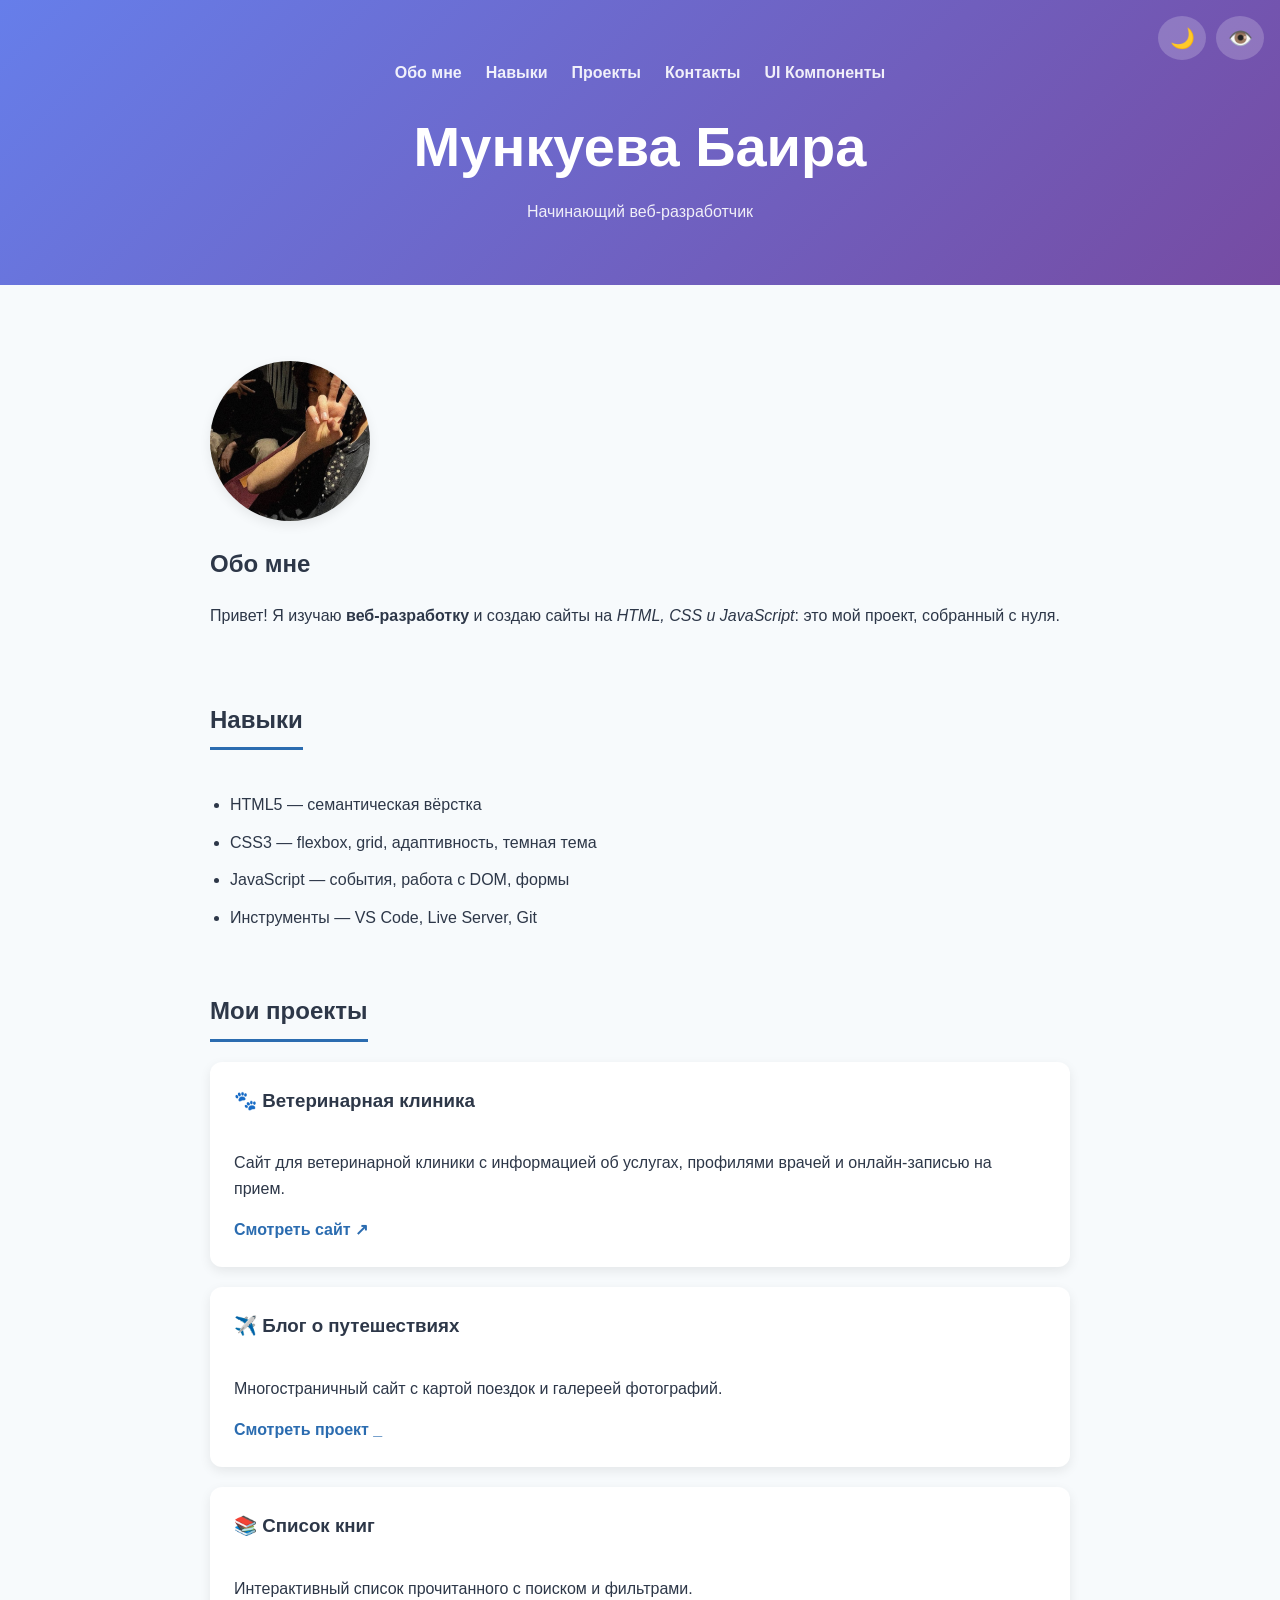
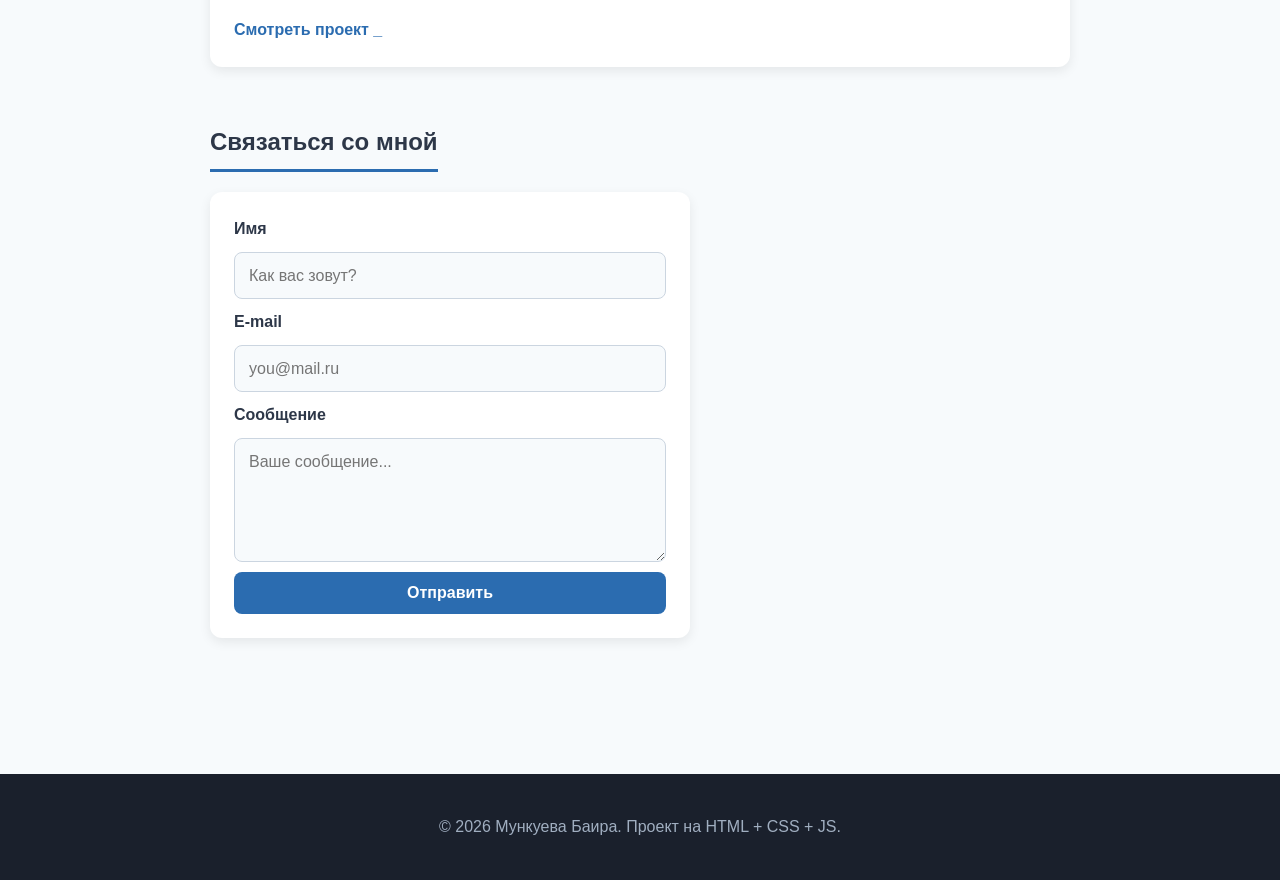
<file: index.html>
<!DOCTYPE html>
<html lang="ru">
<head>
  <meta charset="UTF-8">
  <meta name="viewport" content="width=device-width, initial-scale=1.0">
  <meta name="description" content="Портфолио начинающего веб-разработчика">
  <title>Мункуева Баира — веб-разработчик</title>
  <link rel="stylesheet" href="css/style.css">
</head>
<body>
  <!-- ШАПКА -->
  <header>
    <div class="header-controls">
      <button id="theme-toggle" title="Сменить тему">🌙</button>
      <button id="accessibility-toggle" title="Настройки для слабовидящих">👁️</button>
    </div>
    
    <button class="menu-toggle" aria-expanded="false" aria-controls="site-nav" aria-label="Открыть меню">
      <span class="menu-toggle__icon"></span>
    </button>

    <nav class="site-nav" id="site-nav">
      <a href="#about">Обо мне</a>
      <a href="#skills">Навыки</a>
      <a href="#projects">Проекты</a>
      <a href="#contacts">Контакты</a>
      <a href="components.html">UI Компоненты</a>
    </nav>

    <h1>Мункуева Баира</h1>
    <p>Начинающий веб-разработчик</p>
  </header>

  <main>
    <!-- ОБО МНЕ -->
    <section id="about">
      <img src="img/bbbbb.png" alt="Фото Баиры" width="160" height="160">
      <div>
        <h2>Обо мне</h2>
        <p>Привет! Я изучаю <strong>веб-разработку</strong> и создаю сайты на <em>HTML, CSS и JavaScript</em>: это мой проект, собранный с нуля.</p>
      </div>
    </section>

    <!-- НАВЫКИ -->
    <section id="skills">
      <h2>Навыки</h2>
      <ul>
        <li>HTML5 — семантическая вёрстка</li>
        <li>CSS3 — flexbox, grid, адаптивность, темная тема</li>
        <li>JavaScript — события, работа с DOM, формы</li>
        <li>Инструменты — VS Code, Live Server, Git</li>
      </ul>
    </section>

    <!-- ПРОЕКТЫ (БЕЗ КНОПОК "НАПИСАТЬ МНЕ") -->
    <section id="projects">
      <h2>Мои проекты</h2>
      
      <article>
        <h3>🐾 Ветеринарная клиника</h3>
        <p>Сайт для ветеринарной клиники с информацией об услугах, профилями врачей и онлайн-записью на прием.</p>
        <a href="https://munkuevabaira.github.io/veterinarnaya-clinica/" target="_blank" rel="noopener noreferrer">Смотреть сайт ↗</a>
      </article>

      <article>
        <h3>✈️ Блог о путешествиях</h3>
        <p>Многостраничный сайт с картой поездок и галереей фотографий.</p>
        <a href="#">Смотреть проект _</a>
      </article>

      <article>
        <h3>📚 Список книг</h3>
        <p>Интерактивный список прочитанного с поиском и фильтрами.</p>
        <a href="#">Смотреть проект _</a>
      </article>
    </section>

    <!-- КОНТАКТЫ -->
    <section id="contacts">
      <h2>Связаться со мной</h2>
      <form id="contact-form" action="https://formspree.io/f/ТВОЙ_КОД" method="POST" novalidate>
        <label for="name">Имя</label>
        <input type="text" id="name" name="name" placeholder="Как вас зовут?" required>
        <label for="email">E-mail</label>
        <input type="email" name="email" placeholder="you@mail.ru" required>
        <label for="msg">Сообщение</label>
        <textarea id="msg" name="message" rows="4" placeholder="Ваше сообщение..." required></textarea>
        <button type="submit">Отправить</button>
      </form>
      <p id="form-status" style="margin-top: 15px; font-weight: bold;"></p>
    </section>
  </main>

  <!-- ПОДВАЛ -->
  <footer>
    <p>© <span id="year">2026</span> Мункуева Баира. Проект на HTML + CSS + JS.</p>
  </footer>

  <button id="to-top" title="Наверх">↑</button>

  <!-- ПАНЕЛЬ ДЛЯ СЛАБОВИДЯЩИХ (ТВОЯ СТАРАЯ) -->
  <div id="accessibility-panel" class="acc-panel" aria-hidden="true">
    <div class="acc-header">
      <h3>Настройки сайта</h3>
      <button id="acc-close" title="Закрыть">✖</button>
    </div>
    <div class="acc-content">
      <div class="acc-group">
        <span>Размер шрифта:</span>
        <div class="acc-buttons">
          <button id="acc-font-down" title="Уменьшить шрифт">A-</button>
          <button id="acc-font-reset" title="Обычный шрифт">A</button>
          <button id="acc-font-up" title="Увеличить шрифт">A+</button>
        </div>
      </div>
      <div class="acc-group">
        <span>Цветовая схема:</span>
        <div class="acc-themes">
          <button class="acc-color-btn" data-theme="default" title="Обычная" style="background:#fff; color:#000;">Аа</button>
          <button class="acc-color-btn" data-theme="bw" title="Черно-белая" style="background:#fff; color:#000; border: 1px solid #000;">Аа</button>
          <button class="acc-color-btn" data-theme="wb" title="Бело-черная" style="background:#000; color:#fff;">Аа</button>
          <button class="acc-color-btn" data-theme="bb" title="Синий на голубом" style="background:#99ccff; color:#000080;">Аа</button>
        </div>
      </div>
      <div class="acc-group">
        <label class="acc-checkbox">
          <input type="checkbox" id="acc-images"> Отключить изображения
        </label>
      </div>
      <div class="acc-group">
        <label class="acc-checkbox">
          <input type="checkbox" id="acc-speech"> Озвучивать текст при наведении
        </label>
      </div>
      <button id="acc-reset-all" class="acc-reset-btn">Сбросить всё</button>
    </div>
  </div>

  <script src="js/script.js" defer></script>
</body>
</html>
</file>
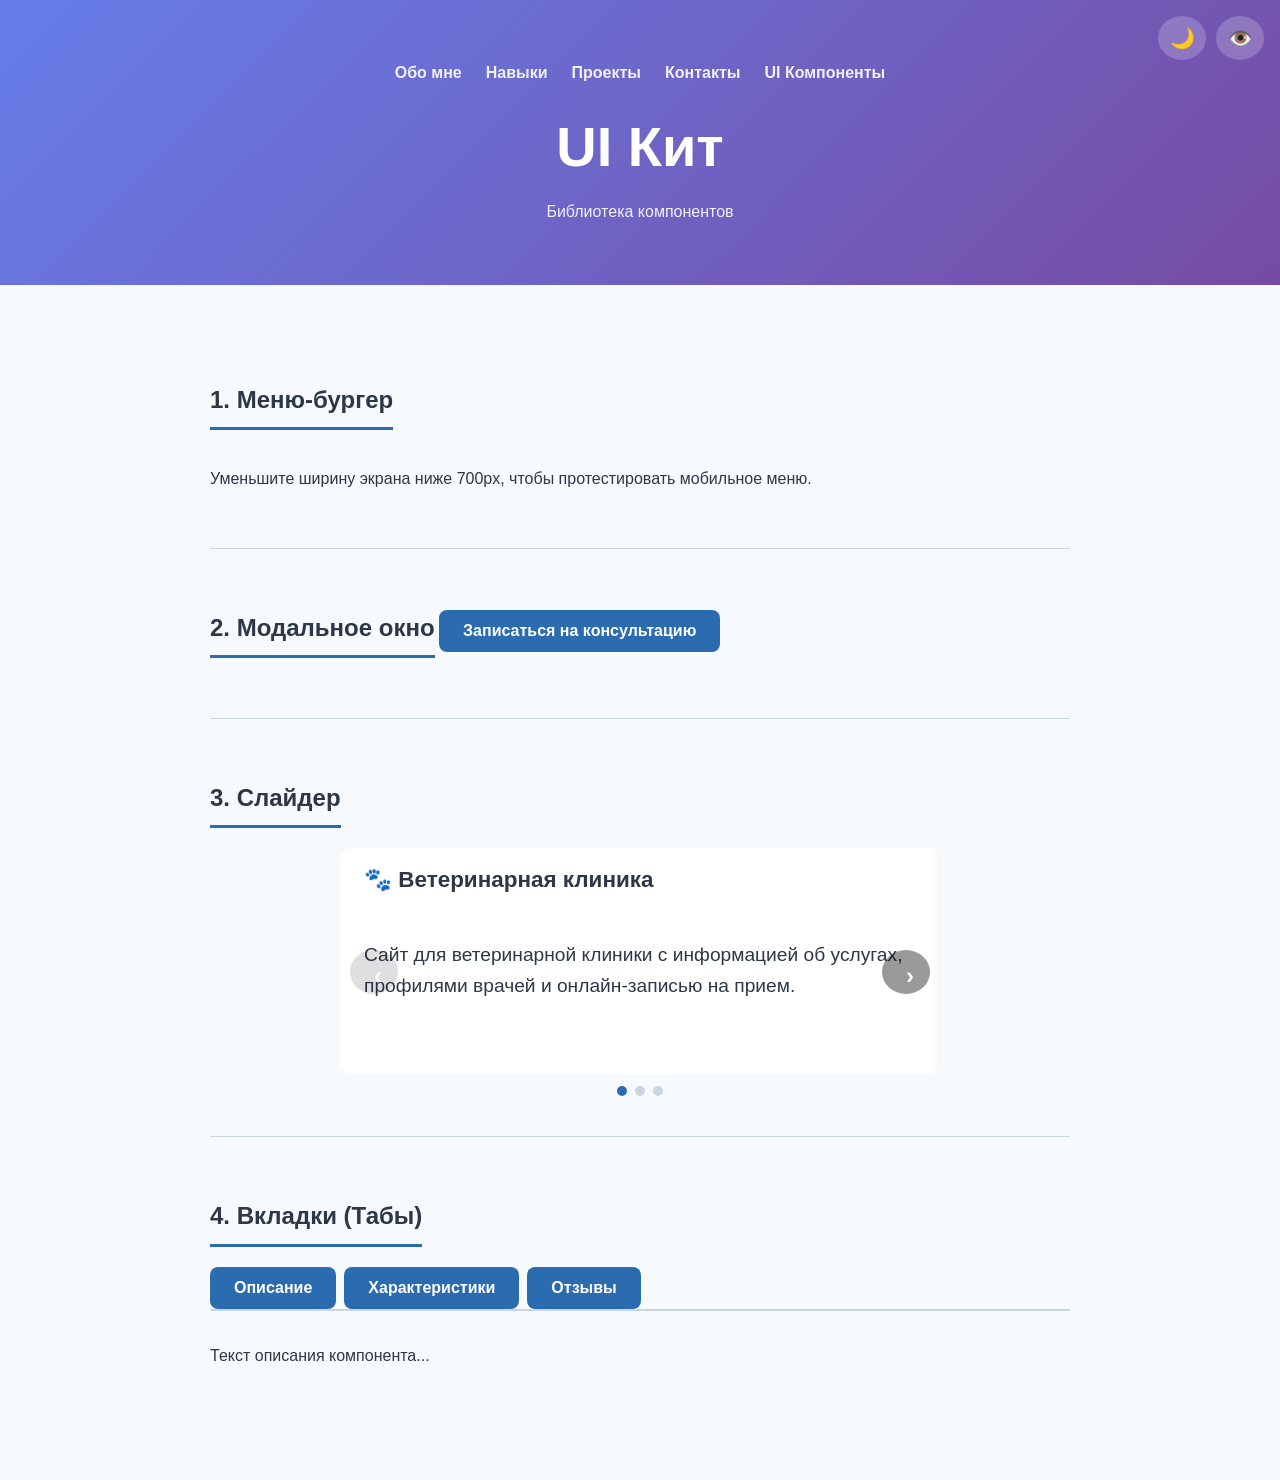
<file: components.html>
<!DOCTYPE html>
<html lang="ru">
<head>
  <meta charset="UTF-8">
  <meta name="viewport" content="width=device-width, initial-scale=1.0">
  <title>UI Компоненты</title>
  <link rel="stylesheet" href="css/style.css">
</head>
<body>
  <header>
    <div class="header-controls">
      <button id="theme-toggle" title="Сменить тему">🌙</button>
      <button id="accessibility-toggle" title="Настройки для слабовидящих">👁️</button>
    </div>
    
    <button class="menu-toggle" aria-expanded="false" aria-controls="site-nav" aria-label="Открыть меню">
      <span class="menu-toggle__icon"></span>
    </button>

    <nav class="site-nav" id="site-nav">
      <a href="index.html">Обо мне</a>
      <a href="index.html#skills">Навыки</a>
      <a href="index.html#projects">Проекты</a>
      <a href="index.html#contacts">Контакты</a>
      <a href="components.html">UI Компоненты</a>
    </nav>

    <h1>UI Кит</h1>
    <p>Библиотека компонентов</p>
  </header>

  <main style="max-width: 900px; margin: 0 auto; padding: 40px 20px;">
    <!-- 1. Меню-бургер -->
    <section style="margin-bottom: 60px; border-bottom: 1px solid var(--color-border); padding-bottom: 40px;">
      <h2>1. Меню-бургер</h2>
      <p>Уменьшите ширину экрана ниже 700px, чтобы протестировать мобильное меню.</p>
    </section>

    <!-- 2. Модальное окно -->
    <section style="margin-bottom: 60px; border-bottom: 1px solid var(--color-border); padding-bottom: 40px;">
      <h2>2. Модальное окно</h2>
      <button class="btn" data-open-modal="#modal-contact">Записаться на консультацию</button>
    </section>

    <!-- 3. Слайдер -->
    <section style="margin-bottom: 60px; border-bottom: 1px solid var(--color-border); padding-bottom: 40px;">
      <h2>3. Слайдер</h2>
      <div class="slider">
        <div class="slider__viewport">
          <div class="slider__track">
            <div class="slider__slide">
              <article style="width: 100%; height: 100%; border: none; box-shadow: none; background: transparent;">
                <h3>🐾 Ветеринарная клиника</h3>
                <p>Сайт для ветеринарной клиники с информацией об услугах, профилями врачей и онлайн-записью на прием.</p>
              </article>
            </div>
            <div class="slider__slide">
              <article style="width: 100%; height: 100%; border: none; box-shadow: none; background: transparent;">
                <h3>✈️ Блог о путешествиях</h3>
                <p>Многостраничный сайт с картой поездок и галереей фотографий.</p>
              </article>
            </div>
            <div class="slider__slide">
              <article style="width: 100%; height: 100%; border: none; box-shadow: none; background: transparent;">
                <h3>📚 Список книг</h3>
                <p>Интерактивный список прочитанного с поиском и фильтрами.</p>
              </article>
            </div>
          </div>
        </div>
        <button class="slider__btn slider__btn--prev" aria-label="Назад">‹</button>
        <button class="slider__btn slider__btn--next" aria-label="Вперед">›</button>
        <div class="slider__dots"></div>
      </div>
    </section>

    <!-- 4. Табы -->
    <section>
      <h2>4. Вкладки (Табы)</h2>
      <div class="tabs" style="display: flex; flex-direction: column; gap: 16px;">
        <div class="tabs__list" role="tablist" style="display: flex; gap: 8px; border-bottom: 2px solid var(--color-border);">
          <button class="tabs__tab is-active" role="tab" aria-selected="true" data-tab="#tab-1">Описание</button>
          <button class="tabs__tab" role="tab" aria-selected="false" data-tab="#tab-2">Характеристики</button>
          <button class="tabs__tab" role="tab" aria-selected="false" data-tab="#tab-3">Отзывы</button>
        </div>
        <div class="tabs__panel" id="tab-1" role="tabpanel">
          <p>Текст описания компонента...</p>
        </div>
        <div class="tabs__panel" id="tab-2" role="tabpanel" hidden>
          <p>Список характеристик...</p>
        </div>
        <div class="tabs__panel" id="tab-3" role="tabpanel" hidden>
          <p>Отзывы пользователей...</p>
        </div>
      </div>
    </section>
  </main>

  <!-- МОДАЛКА -->
  <div class="modal-overlay" id="modal-contact" role="dialog" aria-modal="true" hidden>
    <div class="modal">
      <h2>Форма связи</h2>
      <form class="modal__form">
        <label for="m-name">Имя</label>
        <input type="text" id="m-name" required>
        <label for="m-phone">Телефон</label>
        <input type="tel" id="m-phone" required>
        <button type="submit" class="btn">Отправить</button>
      </form>
      <button class="modal__close" data-close-modal>✕</button>
    </div>
  </div>

  <!-- ПАНЕЛЬ ДЛЯ СЛАБОВИДЯЩИХ -->
  <div id="accessibility-panel" class="acc-panel" aria-hidden="true">
    <div class="acc-header">
      <h3>Настройки сайта</h3>
      <button id="acc-close" title="Закрыть">✖</button>
    </div>
    <div class="acc-content">
      <div class="acc-group">
        <span>Размер шрифта:</span>
        <div class="acc-buttons">
          <button id="acc-font-down">A-</button>
          <button id="acc-font-reset">A</button>
          <button id="acc-font-up">A+</button>
        </div>
      </div>
      <div class="acc-group">
        <span>Цветовая схема:</span>
        <div class="acc-themes">
          <button class="acc-color-btn" data-theme="default" style="background:#fff; color:#000;">Аа</button>
          <button class="acc-color-btn" data-theme="bw" style="background:#fff; color:#000; border: 1px solid #000;">Аа</button>
          <button class="acc-color-btn" data-theme="wb" style="background:#000; color:#fff;">Аа</button>
          <button class="acc-color-btn" data-theme="bb" style="background:#99ccff; color:#000080;">Аа</button>
        </div>
      </div>
      <div class="acc-group">
        <label class="acc-checkbox">
          <input type="checkbox" id="acc-images"> Отключить изображения
        </label>
      </div>
      <div class="acc-group">
        <label class="acc-checkbox">
          <input type="checkbox" id="acc-speech"> Озвучивать текст
        </label>
      </div>
      <button id="acc-reset-all" class="acc-reset-btn">Сбросить всё</button>
    </div>
  </div>

  <script src="js/script.js"></script>
</body>
</html>
</file>
<file: css/style.css>
/* ========== 0. ПЕРЕМЕННЫЕ И СБРОС ========== */
:root {
    --color-main: #2b6cb0;
    --color-main-dark: #2c5282;
    --color-accent: #f6ad55;
    --color-dark: #1a202c;
    --color-text: #2d3748;
    --color-bg: #f7fafc;
    --color-card: #ffffff;
    --color-border: #cbd5e0;
    --radius: 12px;
    --shadow: 0 4px 12px rgba(0, 0, 0, 0.08);
    --base-font-size: 16px;
}

/* Тёмная тема */
html.dark {
    --color-text: #e2e8f0;
    --color-bg: #1a202c;
    --color-card: #2d3748;
    --color-border: #4a5568;
    --color-dark: #0f1117;
    --shadow: 0 4px 12px rgba(0, 0, 0, 0.4);
}

*, *::before, *::after { box-sizing: border-box; }

html { scroll-behavior: smooth; font-size: var(--base-font-size); }

body {
    margin: 0;
    font-family: 'Segoe UI', Arial, sans-serif;
    line-height: 1.6;
    color: var(--color-text);
    background: var(--color-bg);
}

img { max-width: 100%; height: auto; display: block; }

/* ========== 1. ШАПКА И НАВИГАЦИЯ ========== */
header {
    position: relative;
    background: linear-gradient(135deg, #667eea, #764ba2);
    color: #fff;
    text-align: center;
    padding: 60px 20px;
}

header h1 { font-size: clamp(2rem, 5vw, 3.5rem); margin: 16px 0 8px; }
header p { margin: 0; opacity: 0.9; }
nav { display: flex; justify-content: center; flex-wrap: wrap; gap: 24px; }
nav a { color: rgba(255, 255, 255, 0.9); text-decoration: none; font-weight: 600; transition: color 0.2s; }
nav a:hover { color: var(--color-accent); }

/* Контейнер для кнопок в шапке */
.header-controls {
    position: absolute;
    top: 16px;
    right: 16px;
    display: flex;
    gap: 10px;
}

/* Кнопки смены темы и слабовидящих */
#theme-toggle, #accessibility-toggle {
    width: 44px;
    height: 44px;
    background: rgba(255, 255, 255, 0.2);
    border: none;
    border-radius: 50%;
    font-size: 20px;
    cursor: pointer;
    transition: background 0.2s;
    display: flex;
    align-items: center;
    justify-content: center;
}

#theme-toggle:hover, #accessibility-toggle:hover { background: rgba(255, 255, 255, 0.35); }

/* ========== 2. ОСНОВНОЙ КОНТЕНТ ========== */
main { max-width: 900px; margin: 0 auto; padding: 20px; }
section { margin: 56px 0; }
section h2 { color: var(--color-text); border-bottom: 3px solid var(--color-main); padding-bottom: 8px; display: inline-block; margin-top: 0; }

#about { display: flex; flex-wrap: wrap; align-items: center; gap: 24px; }
#about img { border-radius: 50%; width: 160px; height: 160px; object-fit: cover; box-shadow: var(--shadow); }
#about h2 { display: block; border: none; padding: 0; }

#skills ul { padding-left: 20px; }
#skills li { padding: 6px 0; }

/* ========== 4. ПРОЕКТЫ ========== */
article {
    display: flex;
    flex-direction: column;
    background: var(--color-card);
    border-radius: var(--radius);
    box-shadow: var(--shadow);
    padding: 24px;
    transition: transform 0.2s, box-shadow 0.2s;
    margin-bottom: 20px;
}

article:hover { transform: translateY(-4px); box-shadow: 0 8px 20px rgba(0, 0, 0, 0.12); }
article h3 { margin-top: 0; }
article a { margin-top: auto; color: var(--color-main); font-weight: 600; text-decoration: none; }
article a:hover { text-decoration: underline; }

/* ========== 5. ФОРМА ========== */
form {
    display: flex;
    flex-direction: column;
    gap: 10px;
    background: var(--color-card);
    padding: 24px;
    border-radius: var(--radius);
    box-shadow: var(--shadow);
    max-width: 480px;
}

label { font-weight: 600; }
input, textarea {
    padding: 10px 14px;
    border: 1px solid var(--color-border);
    border-radius: 8px;
    font: inherit;
    background: var(--color-bg);
    color: var(--color-text);
}

input:focus, textarea:focus {
    outline: none;
    border-color: var(--color-main);
    box-shadow: 0 0 0 3px rgba(43, 108, 176, 0.25);
}

input:invalid:not(:placeholder-shown),
textarea:invalid:not(:placeholder-shown) { border-color: #e53e3e; }

button {
    background: var(--color-main);
    color: #fff;
    border: none;
    padding: 12px 24px;
    border-radius: 8px;
    font-size: 1rem;
    font-weight: 600;
    cursor: pointer;
    transition: background 0.2s;
}

button:hover { background: var(--color-main-dark); }

#form-status {
    max-width: 480px;
    margin-top: 12px;
    border-radius: 8px;
    color: #22543d;
    font-weight: 600;
    opacity: 0;
    transition: opacity 0.3s;
}

#form-status.visible {
    opacity: 1;
    padding: 12px;
    background: #f0fff4;
}

/* ========== 6. ПОДВАЛ ========== */
footer { background: var(--color-dark); color: #a0aec0; text-align: center; padding: 24px 20px; margin-top: 60px; }

/* ========== 7. КНОПКА «НАВЕРХ» ========== */
#to-top {
    position: fixed;
    bottom: 24px;
    right: 24px;
    width: 48px;
    height: 48px;
    border-radius: 50%;
    border: none;
    background: var(--color-main);
    color: #fff;
    font-size: 22px;
    cursor: pointer;
    box-shadow: var(--shadow);
    opacity: 0;
    visibility: hidden;
    transition: opacity 0.3s, visibility 0.3s;
    z-index: 100;
}

#to-top.visible { opacity: 1; visibility: visible; }

/* ========== 8. АДАПТИВНОСТЬ ========== */
@media (max-width: 600px) {
    header { padding: 60px 16px 40px; }
    header h1 { font-size: 2.4rem; }
    #about { flex-direction: column; text-align: center; }
    section { margin: 40px 0; }
}

/* ================================================== */
/* ========== 9. ПАНЕЛЬ ДЛЯ СЛАБОВИДЯЩИХ ============ */
/* ================================================== */
.acc-panel {
    position: fixed;
    top: 0;
    right: -350px;
    width: 320px;
    height: 100vh;
    background: #fff;
    color: #000;
    box-shadow: -4px 0 20px rgba(0,0,0,0.3);
    z-index: 1000;
    transition: right 0.3s ease;
    display: flex;
    flex-direction: column;
    font-family: Arial, sans-serif;
}
.acc-panel.open { right: 0; }
.acc-header {
    display: flex; justify-content: space-between; align-items: center;
    padding: 15px 20px; background: #2b6cb0; color: #fff;
}
.acc-header h3 { margin: 0; font-size: 1.1rem; }
#acc-close { background: none; border: none; color: #fff; font-size: 1.2rem; cursor: pointer; }
.acc-content { padding: 20px; overflow-y: auto; display: flex; flex-direction: column; gap: 20px; }
.acc-group { display: flex; flex-direction: column; gap: 10px; border-bottom: 1px solid #e2e8f0; padding-bottom: 15px; }
.acc-group > span { font-weight: bold; font-size: 0.95rem; }
.acc-buttons, .acc-themes { display: flex; gap: 10px; flex-wrap: wrap; }
.acc-buttons button {
    flex: 1; background: #f7fafc; color: #000; border: 1px solid #cbd5e0;
    padding: 8px; border-radius: 4px; cursor: pointer;
}
.acc-buttons button:hover { background: #e2e8f0; }
.acc-color-btn {
    width: 45px; height: 45px; border-radius: 4px; border: 1px solid #ccc;
    cursor: pointer; font-weight: bold; font-size: 1.1rem; padding: 0;
    display: flex; align-items: center; justify-content: center;
}
.acc-checkbox { display: flex; align-items: center; gap: 10px; cursor: pointer; font-size: 0.95rem; }
.acc-checkbox input { width: 20px; height: 20px; cursor: pointer; }
.acc-reset-btn {
    background: #e53e3e; color: #fff; padding: 12px; border: none;
    border-radius: 4px; cursor: pointer; font-weight: bold; margin-top: 10px;
}
.acc-reset-btn:hover { background: #c53030; }

/* Режимы */
html.hide-images img { visibility: hidden; }
html.theme-bw { --color-text: #000 !important; --color-bg: #fff !important; --color-card: #fff !important; --color-border: #000 !important; --color-main: #000 !important; --color-dark: #000 !important; }
html.theme-bw header { background: #fff !important; color: #000 !important; border-bottom: 2px solid #000; }
html.theme-wb { --color-text: #fff !important; --color-bg: #000 !important; --color-card: #111 !important; --color-border: #fff !important; --color-main: #fff !important; --color-dark: #000 !important; }
html.theme-wb header { background: #000 !important; color: #fff !important; border-bottom: 2px solid #fff; }
html.theme-bb { --color-text: #000080 !important; --color-bg: #99ccff !important; --color-card: #b3d9ff !important; --color-border: #000080 !important; --color-main: #000080 !important; --color-dark: #000080 !important; }
html.theme-bb header { background: #000080 !important; color: #99ccff !important; }

/* ================================================== */
/* ========== 10. НОВЫЕ КОМПОНЕНТЫ (БУРГЕР, МОДАЛКА, СЛАЙДЕР) ========== */
/* ================================================== */

/* --- Бургер меню --- */
.menu-toggle { display: none; background: none; border: none; cursor: pointer; padding: 8px; z-index: 10; }
.menu-toggle__icon, .menu-toggle__icon::before, .menu-toggle__icon::after { content: ""; display: block; width: 24px; height: 2px; background: #fff; margin: 5px 0; transition: transform 0.3s, opacity 0.3s; }

@media (max-width: 700px) {
    .menu-toggle { display: block; position: absolute; top: 16px; left: 16px; }
    .site-nav { 
        position: fixed; top: 0; left: -100%; width: 70%; height: 100vh; 
        background: var(--color-bg); flex-direction: column; padding: 80px 24px; 
        box-shadow: var(--shadow); transition: left 0.3s ease; z-index: 9; display: flex; 
    }
    .site-nav.is-open { left: 0; }
    .site-nav a { color: var(--color-text); margin: 10px 0; }
    
    .menu-toggle[aria-expanded="true"] .menu-toggle__icon { background: transparent; }
    .menu-toggle[aria-expanded="true"] .menu-toggle__icon::before { transform: translateY(7px) rotate(45deg); background: var(--color-text); }
    .menu-toggle[aria-expanded="true"] .menu-toggle__icon::after { transform: translateY(-7px) rotate(-45deg); background: var(--color-text); }
}

/* --- Модалка --- */
.modal-overlay { position: fixed; inset: 0; background: rgba(0, 0, 0, 0.6); display: flex; justify-content: center; align-items: center; padding: 20px; z-index: 1000; }
.modal-overlay[hidden] { display: none; }
.modal { position: relative; background: var(--color-card); border-radius: 12px; padding: 32px; max-width: 440px; width: 100%; box-shadow: 0 10px 40px rgba(0,0,0,0.3); animation: modal-in 0.25s ease; }
@keyframes modal-in { from { opacity: 0; transform: translateY(16px) scale(0.97); } to { opacity: 1; transform: none; } }
.modal__close { position: absolute; top: 12px; right: 12px; background: none; border: none; font-size: 20px; cursor: pointer; color: var(--color-text); }
.modal__form { display: flex; flex-direction: column; gap: 10px; margin-top: 16px; }

/* --- Слайдер --- */
.slider { position: relative; max-width: 600px; margin: 0 auto; }
.slider__viewport { overflow: hidden; border-radius: 12px; }
.slider__track { display: flex; transition: transform 0.4s ease; }
.slider__slide { flex: 0 0 100%; min-height: 200px; display: flex; align-items: center; justify-content: center; background: var(--color-card); font-size: 1.2rem; box-shadow: var(--shadow); }
.slider__btn { position: absolute; top: 50%; transform: translateY(-50%); z-index: 2; width: 44px; height: 44px; border-radius: 50%; border: none; background: rgba(0,0,0,0.4); color: #fff; font-size: 24px; cursor: pointer; }
.slider__btn--prev { left: 10px; }
.slider__btn--next { right: 10px; }
.slider__btn:disabled { opacity: 0.3; cursor: default; }
.slider__dots { display: flex; justify-content: center; gap: 8px; margin-top: 12px; }
.slider__dot { width: 10px; height: 10px; border-radius: 50%; border: none; background: var(--color-border); cursor: pointer; padding: 0; }
.slider__dot.is-active { background: var(--color-main); }
</file>
